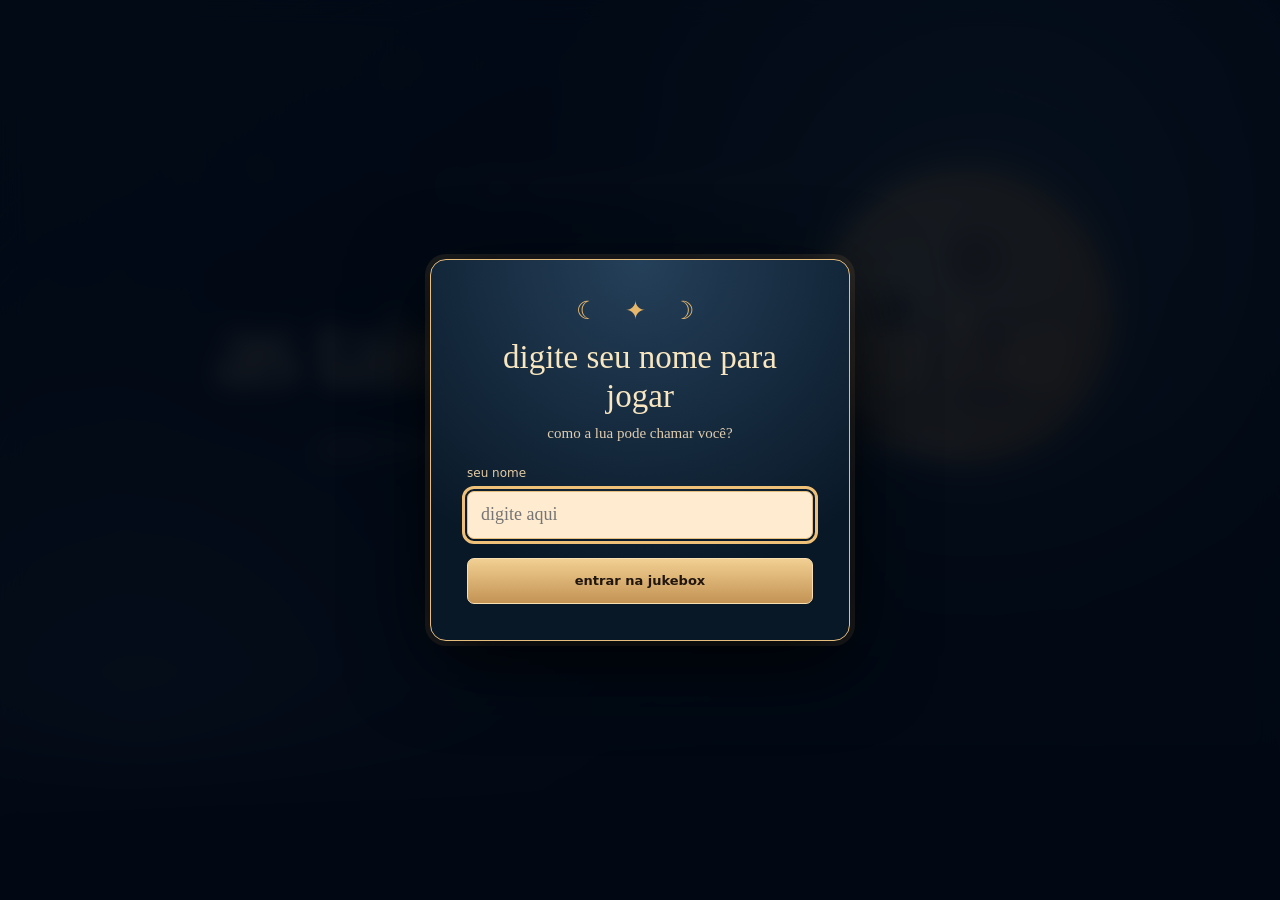
<file: jukebox/index.html>
<!doctype html>
<html lang="pt-BR">
<head>
  <meta charset="utf-8">
  <meta name="viewport" content="width=device-width, initial-scale=1, viewport-fit=cover">
  <meta name="theme-color" content="#071521">
  <meta http-equiv="Content-Security-Policy" content="default-src 'self'; script-src 'self'; style-src 'self'; img-src 'self' data:; frame-src 'self'; object-src 'none'; base-uri 'none'; form-action 'none'">
  <title>as tais canções pra lua | jukebox lunar</title>
  <link rel="stylesheet" href="site.css">
  <script src="site.js" defer></script>
</head>
<body>
  <main class="site-shell">
    <div class="stars" aria-hidden="true"></div>
    <div class="eyebrow"><span class="mini-sparkle">✦</span> uma experiência musical interativa <span class="mini-sparkle">✦</span></div>
    <div class="hero-orbit" aria-hidden="true"><div class="hero-moon"></div></div>
    <section class="intro" aria-labelledby="hero-title">
      <p class="overline">11 canções e 1 surpresa</p>
      <h1 id="hero-title">as tais canções <em>pra lua</em></h1>
      <p class="description">quatro fases. três janelas. doze destinos possíveis. puxe a alavanca e descubra qual lua escolheu você.</p>
      <button class="launch" id="openGame" type="button"><span aria-hidden="true">☾</span> abrir a jukebox lunar <span aria-hidden="true">↗</span></button>
      <p class="note" id="greeting">uma rodada a cada 15 minutos. sua escolha fica salva neste navegador.</p>
    </section>
    <div class="horizon" aria-hidden="true"><span></span><span></span><span></span></div>
  </main>

  <div class="name-overlay" id="nameOverlay" role="presentation">
    <section class="name-dialog" role="dialog" aria-modal="true" aria-labelledby="nameTitle" aria-describedby="nameDescription">
      <div class="name-moon" aria-hidden="true">☾ ✦ ☽</div>
      <h2 id="nameTitle">digite seu nome para jogar</h2>
      <p id="nameDescription">como a lua pode chamar você?</p>
      <form id="nameForm" autocomplete="off">
        <label for="playerName">seu nome</label>
        <input id="playerName" name="playerName" type="text" maxlength="32" minlength="1" required placeholder="digite aqui" autocapitalize="off" autocorrect="off" autocomplete="off" spellcheck="false" />
        <button type="submit" class="name-submit">entrar na jukebox</button>
      </form>
    </section>
  </div>

  <div class="overlay" id="gameOverlay" hidden>
    <div class="overlay-backdrop" id="overlayBackdrop"></div>
    <section class="overlay-panel" role="dialog" aria-modal="true" aria-labelledby="modalTitle">
      <div class="overlay-header">
        <span id="modalTitle">✦ jukebox lunar</span>
        <button class="close-button" id="closeGame" type="button" aria-label="fechar jogo e permanecer nesta página">✕ <span>fechar</span></button>
      </div>
      <iframe id="gameFrame" title="jukebox lunar: caça-níquel das fases da lua" data-src="jogo.html" allow="autoplay" loading="eager"></iframe>
    </section>
  </div>
</body>
</html>
</file>
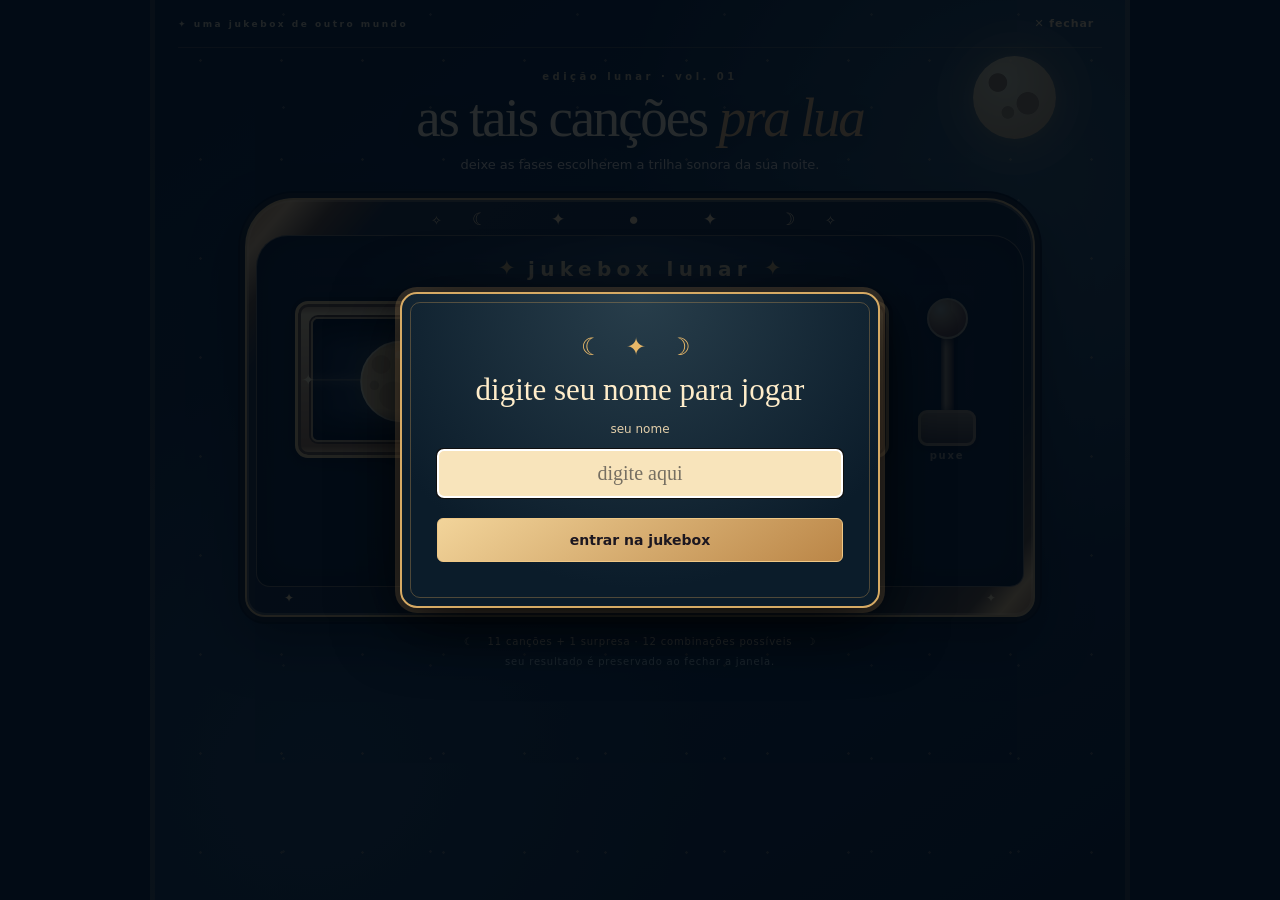
<file: jukebox/jogo.html>
<!doctype html>
<html lang="pt-BR">
<head>
  <meta charset="utf-8">
  <meta name="viewport" content="width=device-width, initial-scale=1, viewport-fit=cover">
  <meta name="theme-color" content="#091927">
  <meta http-equiv="Content-Security-Policy" content="default-src 'self'; script-src 'self'; style-src 'self'; img-src 'self' data:; media-src 'self' https:; connect-src 'self'; object-src 'none'; base-uri 'none'; form-action 'none'">
  <title>jukebox lunar | as tais canções pra lua</title>
  <link rel="stylesheet" href="game.css">
  <script src="catalogo.js" defer></script>
  <script src="game.js" defer></script>
</head>
<body>
  <svg class="svg-library" width="0" height="0" aria-hidden="true" focusable="false">
    <defs><clipPath id="moonClip"><circle cx="50" cy="50" r="40"/></clipPath></defs>
    <symbol id="moon-f" viewBox="0 0 100 100">
      <circle cx="50" cy="50" r="42" fill="#f4c984" stroke="#ffebbb" stroke-width="1.8"/>
      <circle cx="29" cy="32" r="10" fill="#b7814a" opacity=".37"/><circle cx="65" cy="36" r="13" fill="#c18b50" opacity=".34"/>
      <circle cx="42" cy="65" r="15" fill="#a57445" opacity=".25"/><circle cx="70" cy="69" r="6" fill="#fbdf9c" opacity=".7"/>
      <circle cx="48" cy="22" r="4" fill="#fff1c6" opacity=".7"/><circle cx="22" cy="54" r="5" fill="#9f7345" opacity=".38"/>
    </symbol>
    <symbol id="moon-n" viewBox="0 0 100 100">
      <circle cx="50" cy="50" r="42" fill="#17283a" stroke="#d7ad70" stroke-width="2.5"/>
      <circle cx="50" cy="50" r="35" fill="#0a1929" stroke="#304457" stroke-width="1"/>
      <path d="M20 70Q43 90 75 66" stroke="#567087" opacity=".54" fill="none" stroke-width="2"/>
      <circle cx="32" cy="27" r="2" fill="#bca06b" opacity=".58"/><circle cx="74" cy="52" r="1.5" fill="#bca06b" opacity=".44"/>
    </symbol>
    <symbol id="moon-c" viewBox="0 0 100 100">
      <circle cx="50" cy="50" r="42" fill="#12253b" stroke="#ddbc87" stroke-width="2"/>
      <g clip-path="url(#moonClip)"><circle cx="50" cy="50" r="40" fill="#f3cb89"/><circle cx="26" cy="50" r="40" fill="#14273b"/></g>
      <path d="M73 20Q90 47 73 78" fill="none" stroke="#fff2bf" stroke-width="2" opacity=".65"/>
    </symbol>
    <symbol id="moon-m" viewBox="0 0 100 100">
      <circle cx="50" cy="50" r="42" fill="#12253b" stroke="#ddbc87" stroke-width="2"/>
      <g clip-path="url(#moonClip)"><circle cx="50" cy="50" r="40" fill="#f3cb89"/><circle cx="74" cy="50" r="40" fill="#14273b"/></g>
      <path d="M27 20Q10 47 27 78" fill="none" stroke="#fff2bf" stroke-width="2" opacity=".65"/>
    </symbol>
  </svg>

  <main class="game" id="gameRoot">
    <header class="topline">
      <div class="topline-label">✦ uma jukebox de outro mundo</div>
      <button id="closeInside" type="button" class="icon-close" aria-label="fechar a jukebox">✕ <span>fechar</span></button>
    </header>

    <div id="gameContent">
      <div class="hero">
        <p class="kicker">edição lunar · vol. 01</p>
        <h1>as tais canções <i>pra lua</i></h1>
        <p class="hero-sub">deixe as fases escolherem a trilha sonora da sua noite.</p>
        <div class="sky-moon" aria-hidden="true"></div>
      </div>

      <section class="cabinet" aria-labelledby="cabinetTitle">
        <div class="cabinet-crown" aria-hidden="true"><span>✧</span> ☾ &nbsp; ✦ &nbsp; ● &nbsp; ✦ &nbsp; ☽ <span>✧</span></div>
        <div class="cabinet-inner">
          <div class="cabinet-title"><span class="cabinet-ornament">✦</span><h2 id="cabinetTitle">jukebox lunar</h2><span class="cabinet-ornament">✦</span></div>
          <div class="reels-row">
            <div class="reels" role="group" aria-label="três rolos de fases da lua">
              <div class="reel-window" aria-label="rolo 1"><div class="reel-strip" id="reel0"></div></div>
              <div class="reel-window" aria-label="rolo 2"><div class="reel-strip" id="reel1"></div></div>
              <div class="reel-window" aria-label="rolo 3"><div class="reel-strip" id="reel2"></div></div>
              <span class="payline" aria-hidden="true"></span>
            </div>
            <button class="lever" id="pullLever" type="button" aria-label="puxar a alavanca para sortear uma canção">
              <span class="lever-tip" aria-hidden="true"></span>
              <span class="lever-stem" aria-hidden="true"></span>
              <span class="lever-socket" aria-hidden="true"></span>
              <span class="lever-label" aria-hidden="true">puxe</span>
            </button>
          </div>
          <div class="phase-legend" aria-label="fases disponíveis">
            <span>● cheia</span><span>● nova</span><span>◐ crescente</span><span>◑ minguante</span>
          </div>
          <div class="cabinet-controls">
            <button id="spinButton" type="button" class="spin-button"><span aria-hidden="true">✧</span> puxar a alavanca <span aria-hidden="true">✧</span></button>
            <span id="eligibility" class="eligibility" aria-live="off">uma rodada a cada 15 minutos</span>
          </div>
        </div>
        <div class="cabinet-base" aria-hidden="true"><span>✦</span><span>✧</span><span>✦</span></div>
      </section>

      <section class="notice" id="notice" aria-live="polite" aria-atomic="true" hidden>
        <span class="notice-icon" aria-hidden="true">☾</span>
        <p id="noticeText"></p>
      </section>

      <section id="resultCard" class="result" aria-live="polite" aria-labelledby="songTitle" hidden>
        <div class="result-heading">✦ as luas escolheram ✦</div>
        <div class="result-combination" id="combinationText"></div>
        <h2 id="songTitle"></h2>
        <p id="songArtist" class="song-artist" hidden></p>
        <p id="songText" class="song-text"></p>
        <button id="surpriseOpen" class="surprise-action" type="button" hidden>responder à surpresa</button>
        <audio id="songPlayer" controls preload="none" hidden></audio>
        <p id="audioPending" class="audio-pending">o áudio desta canção será adicionado em breve.</p>
      </section>

      <footer class="footer"><span>☾</span> 11 canções + 1 surpresa · 12 combinações possíveis <span>☽</span><small>seu resultado é preservado ao fechar a janela.</small></footer>
    </div>

    <div id="directNameOverlay" class="surprise-overlay" hidden>
      <section class="surprise-dialog" role="dialog" aria-modal="true" aria-labelledby="directNameTitle">
        <div class="surprise-symbol" aria-hidden="true">☾ ✦ ☽</div>
        <h2 id="directNameTitle">digite seu nome para jogar</h2>
        <form id="directNameForm" autocomplete="off">
          <label for="directPlayerName">seu nome</label>
          <input id="directPlayerName" type="text" maxlength="32" minlength="1" required autocapitalize="off" autocorrect="off" autocomplete="off" spellcheck="false" placeholder="digite aqui" />
          <button type="submit" class="surprise-action">entrar na jukebox</button>
        </form>
      </section>
    </div>

    <div id="surpriseOverlay" class="surprise-overlay" hidden>
      <section class="surprise-dialog" role="dialog" aria-modal="true" aria-labelledby="surpriseTitle" aria-describedby="surpriseQuestion">
        <button class="surprise-close" id="surpriseClose" type="button" aria-label="fechar pergunta">×</button>
        <div class="surprise-symbol" aria-hidden="true">☾ ✦ ☽</div>
        <h2 id="surpriseTitle">responda certa e ganhe um bônus!</h2>
        <p id="surpriseQuestion">quantos signos existem?</p>
        <form id="surpriseForm" autocomplete="off">
          <label for="surpriseInput">sua resposta (até 7 caracteres)</label>
          <input id="surpriseInput" name="surprise" type="text" maxlength="7" minlength="1" required autocapitalize="off" autocorrect="off" autocomplete="off" spellcheck="false" enterkeyhint="done" placeholder="digite aqui" />
          <button type="submit" class="surprise-action">responder</button>
        </form>
        <p class="surprise-feedback" id="surpriseFeedback" role="status" hidden></p>
        <button type="button" class="surprise-action" id="surpriseContinue" hidden>ver meu bônus</button>
      </section>
    </div>

    <section id="closedState" class="closed-state" hidden>
      <div class="closed-moon">☾</div>
      <h2>até a próxima lua.</h2>
      <p>a jukebox foi fechada, mas você continua nesta página.</p>
      <button type="button" id="reopenInside" class="spin-button">reabrir jukebox</button>
    </section>
  </main>
</body>
</html>
</file>
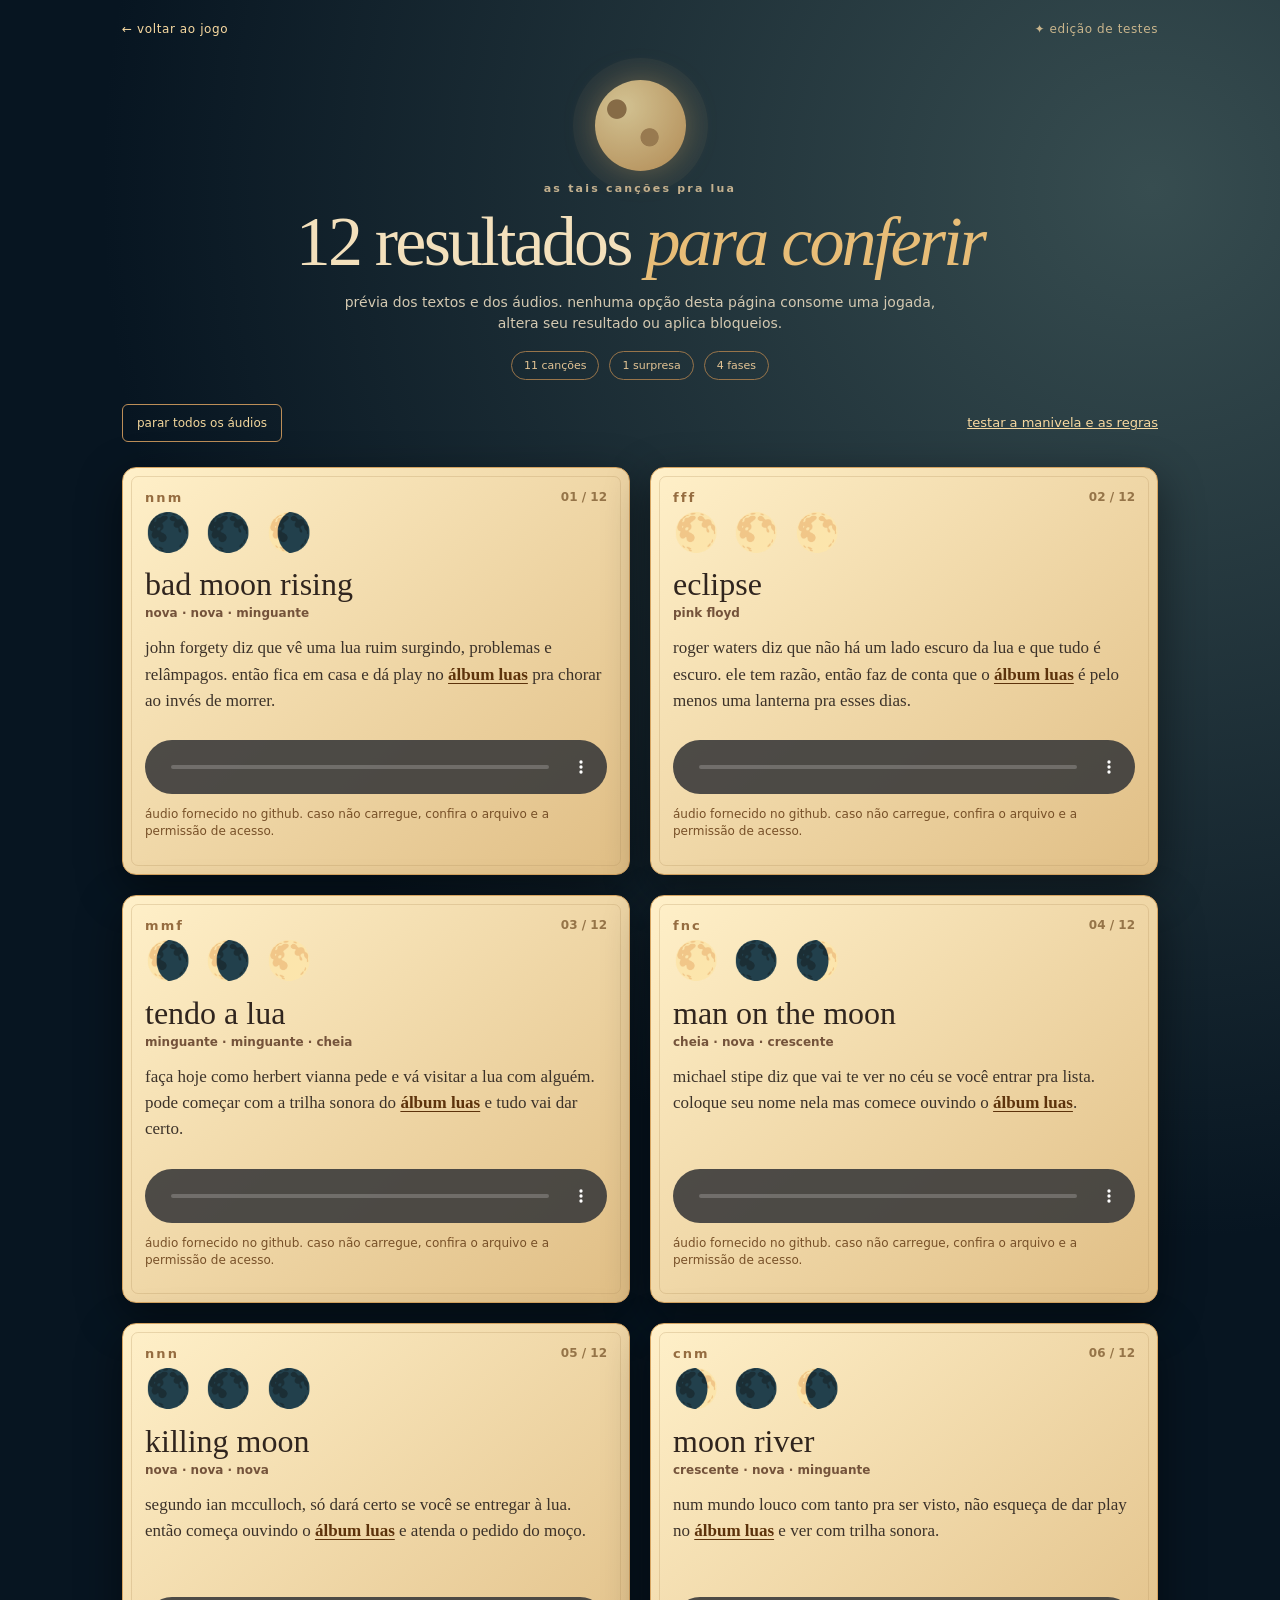
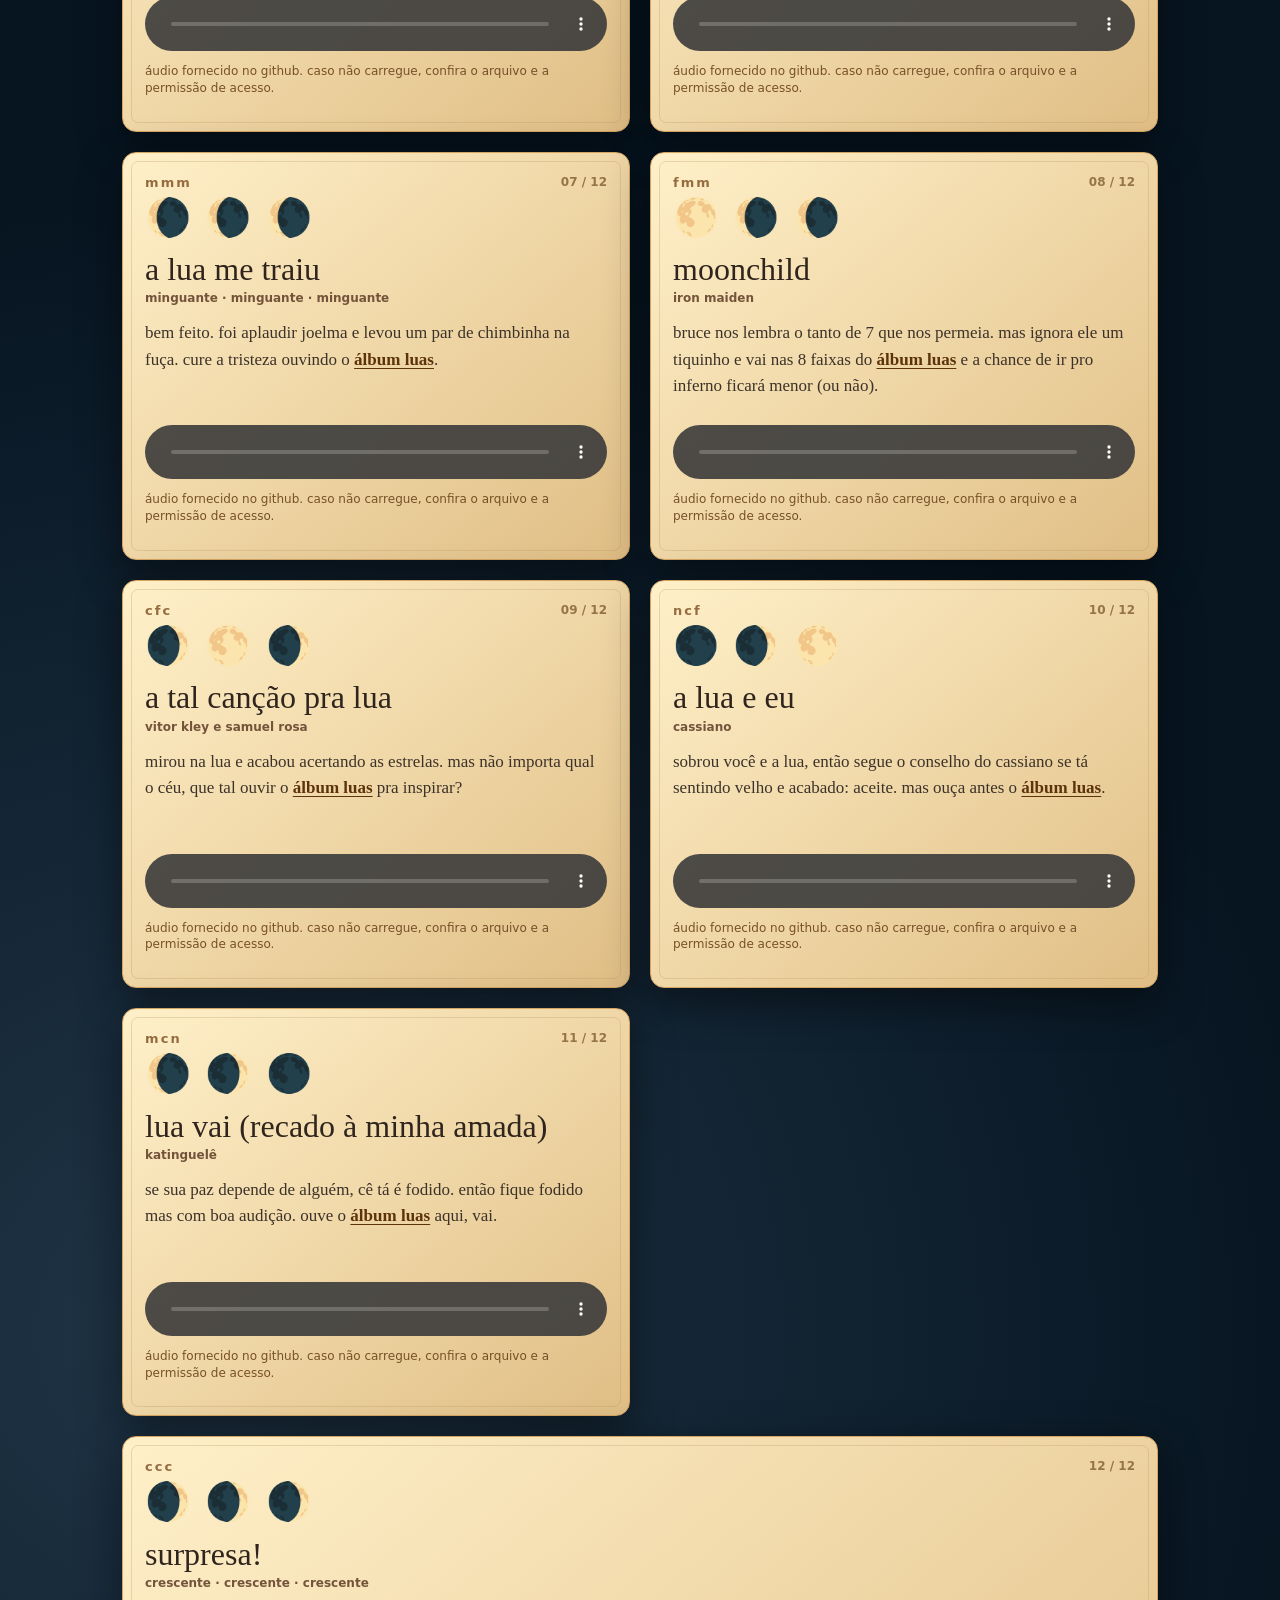
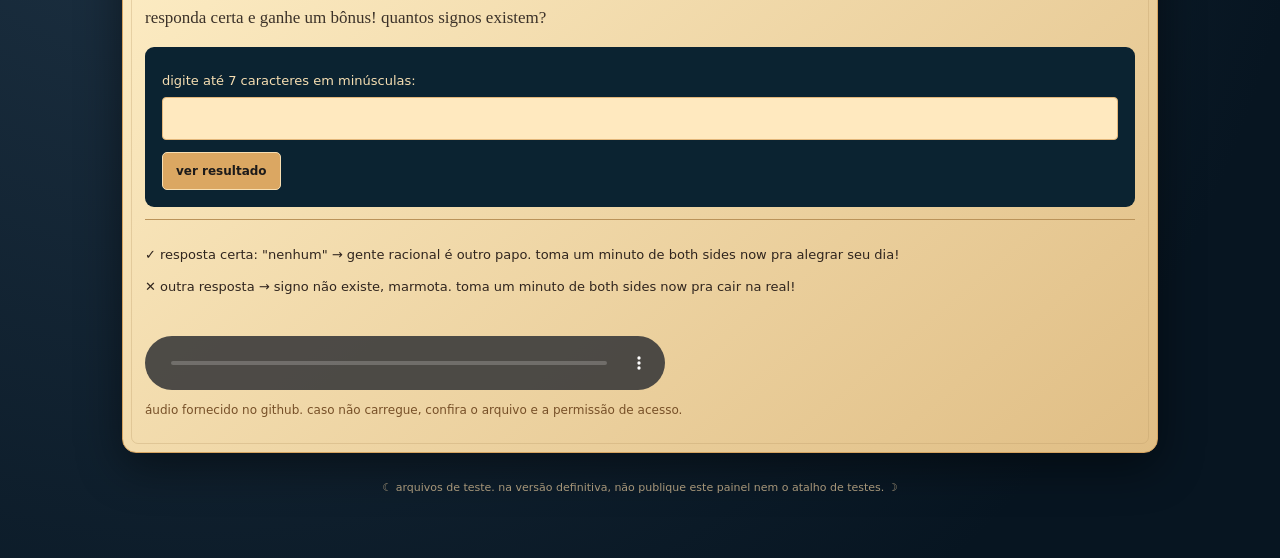
<file: jukebox/teste.html>
<!doctype html>
<html lang="pt-BR">
<head>
  <meta charset="utf-8">
  <meta name="viewport" content="width=device-width, initial-scale=1, viewport-fit=cover">
  <meta name="theme-color" content="#071521">
  <meta http-equiv="Content-Security-Policy" content="default-src 'self'; script-src 'self'; style-src 'self'; img-src 'self' data:; media-src 'self' https:; connect-src 'self'; object-src 'none'; base-uri 'none'; form-action 'none'">
  <title>painel de teste | 12 luas</title>
  <link rel="stylesheet" href="teste.css">
  <script src="catalogo.js" defer></script>
  <script src="teste.js" defer></script>
</head>
<body>
<main class="page">
  <nav class="top"><a href="index.html">← voltar ao jogo</a><span>✦ edição de testes</span></nav>
  <header class="intro"><div class="moon" aria-hidden="true"></div><p class="eyebrow">as tais canções pra lua</p><h1>12 resultados <em>para conferir</em></h1><p>prévia dos textos e dos áudios. nenhuma opção desta página consome uma jogada, altera seu resultado ou aplica bloqueios.</p><div class="status"><span>11 canções</span><span>1 surpresa</span><span>4 fases</span></div></header>
  <div class="actions"><button type="button" id="stopAudios">parar todos os áudios</button><a href="jogo.html">testar a manivela e as regras</a></div>
  <section id="cards" class="cards" aria-label="catálogo de 12 respostas"></section>
  <footer>☾ arquivos de teste. na versão definitiva, não publique este painel nem o atalho de testes. ☽</footer>
</main>
</body></html>
</file>
<file: jukebox/site.css>
:root{color-scheme:dark;--ink:#071521;--gold:#e4b76d;--cream:#ffe7b1}
*{box-sizing:border-box}html,body{margin:0;min-height:100%;font-family:Georgia,'Times New Roman',serif}body{background:#071521;color:var(--cream)}button{font:inherit;cursor:pointer}button:focus-visible{outline:3px solid #fff4d2;outline-offset:5px}
.site-shell{position:relative;isolation:isolate;min-height:100dvh;display:flex;flex-direction:column;align-items:center;justify-content:center;overflow:hidden;padding:44px 22px 125px;background:radial-gradient(circle at 78% 23%,#203e55 0,transparent 38%),radial-gradient(circle at 11% 82%,#27344b 0,transparent 34%),linear-gradient(150deg,#0a192c,#07111b 70%)}
.site-shell:before,.stars{content:"";position:absolute;inset:0;z-index:-1;pointer-events:none}.stars{background-image:radial-gradient(circle,#e9c58b 1px,transparent 1.5px),radial-gradient(circle,#fce6b6 1px,transparent 1.4px);background-size:73px 107px,137px 89px;background-position:8px 14px,53px 33px;opacity:.35}.site-shell:before{background:linear-gradient(transparent 75%,#080d16),repeating-radial-gradient(circle at 50% 90%,transparent 0 20px,#d2a96308 22px 23px);}
.eyebrow{font:600 10px/1.5 system-ui,sans-serif;letter-spacing:.35em;text-align:center;color:#d2b37e;margin-bottom:52px;z-index:1}.mini-sparkle{margin:0 12px;font-size:13px}.intro{position:relative;z-index:1;max-width:850px;text-align:center}.overline{font:700 12px system-ui,sans-serif;color:#d7bc91;letter-spacing:.31em;text-transform:none}.intro h1{font-weight:400;font-size:clamp(56px,8.3vw,110px);line-height:.99;letter-spacing:-.047em;margin:22px 0 26px;text-shadow:0 4px 50px #0008}.intro h1 em{font-style:italic;color:#e7b36e;white-space:nowrap}.description{font-size:clamp(18px,2vw,24px);line-height:1.45;max-width:650px;margin:0 auto 33px;color:#e4d7c5}.launch{border:1px solid #f4d39a;background:linear-gradient(120deg,#f3cd91,#bd8042);color:#1e1a17;padding:18px 24px;min-height:58px;border-radius:6px;font:750 13px system-ui,sans-serif;letter-spacing:.055em;text-transform:none;box-shadow:0 10px 38px #0008;transition:transform .2s,filter .2s}.launch:hover{transform:translateY(-2px);filter:brightness(1.12)}.launch span{margin:0 8px}.note{font:12px/1.6 system-ui,sans-serif;color:#b9b2a4;margin-top:23px}.hero-orbit{position:absolute;right:7vw;top:10vh;opacity:.62;width:min(40vw,450px);aspect-ratio:1;border:1px solid #c6a06e4f;border-radius:50%;display:grid;place-items:center;box-shadow:0 0 0 30px #dda65904,0 0 0 67px #dda65906;transform:rotate(-20deg)}.hero-orbit:before,.hero-orbit:after{content:"";position:absolute;inset:10%;border:1px dashed #c6a06e44;border-radius:50%}.hero-orbit:after{inset:-18%;border-style:solid;opacity:.55}.hero-moon{width:65%;aspect-ratio:1;border-radius:50%;background:radial-gradient(circle at 28% 40%,#8e6c51 0 6%,transparent 6.5%),radial-gradient(circle at 60% 33%,#bb8b4b 0 11%,transparent 12%),radial-gradient(circle at 51% 68%,#ac804c 0 15%,transparent 16%),radial-gradient(circle at 34% 34%,#fae0a5,#d99a45 72%);box-shadow:0 0 32px #e8b16b8f,0 0 105px #e0b16b52}.horizon{position:absolute;bottom:0;height:18%;width:100%;background:linear-gradient(transparent,#020811),radial-gradient(ellipse at 25% 100%,#030b14 0 42%,transparent 43%),radial-gradient(ellipse at 85% 110%,#020811 0 48%,transparent 49%)}
.overlay[hidden]{display:none}.overlay{position:fixed;z-index:20;inset:0;display:grid;place-items:center;padding:22px;background:#02060bb0;backdrop-filter:blur(8px)}.overlay-backdrop{position:absolute;inset:0}.overlay-panel{position:relative;display:flex;flex-direction:column;width:min(980px,100%);height:min(900px,calc(100dvh - 44px));border:1px solid #ba904f;border-radius:15px;overflow:hidden;background:#06121e;box-shadow:0 22px 100px #000d,0 0 0 5px #d2a46319}.overlay-header{height:49px;flex:none;display:flex;align-items:center;justify-content:space-between;padding:0 15px 0 23px;background:linear-gradient(90deg,#142538,#091525);border-bottom:1px solid #b9985b7d;font:700 11px system-ui,sans-serif;letter-spacing:.21em;color:#e3c18b}.close-button{color:#f3dbb4;background:#ffffff08;border:1px solid #aa895c6e;border-radius:6px;padding:7px 12px;font:600 12px system-ui,sans-serif;letter-spacing:.02em}.close-button:hover{background:#ffffff19}.overlay iframe{display:block;width:100%;flex:1;border:0;background:#091522}
body.modal-open{overflow:hidden}
@media(max-width:650px){.site-shell{padding:40px 23px 110px}.hero-orbit{width:72vw;right:-22vw;top:9vh}.eyebrow{margin-bottom:30px;letter-spacing:.21em}.intro h1{font-size:clamp(54px,13.3vw,84px)}.overlay{padding:0}.overlay-panel{width:100%;height:100dvh;border:0;border-radius:0}.overlay-header{height:49px;padding-left:15px}}
@media(prefers-reduced-motion:reduce){*,*:before,*:after{animation-duration:.01ms!important;transition-duration:.01ms!important}}


.name-overlay[hidden]{display:none}.name-overlay{position:fixed;z-index:50;inset:0;display:grid;place-items:center;padding:16px;background:#020914df;backdrop-filter:blur(12px)}
.name-dialog{width:min(420px,100%);border:1px solid #e6bd7d;box-shadow:0 20px 80px #000c,0 0 0 5px #d2a46321;border-radius:16px;background:radial-gradient(circle at top,#25405a,#091827 75%);color:#f7e6c0;padding:clamp(22px,5vw,36px);text-align:center}
.name-moon{color:#e7b76c;letter-spacing:.4em;font-size:25px;margin:0 0 13px}.name-dialog h2{font-size:clamp(24px,5vw,33px);font-weight:400;line-height:1.17;margin:0 0 9px}.name-dialog p{color:#dfccae;margin:0 0 24px;font-size:15px}
.name-dialog form{display:grid;gap:11px;text-align:left}.name-dialog label{font:12px system-ui,sans-serif;color:#e4cba3}.name-dialog input{width:100%;min-height:48px;background:#ffecd0;color:#241b18;border:1px solid #e5bd7d;border-radius:7px;padding:12px 13px;font:18px Georgia,serif;text-transform:lowercase}.name-dialog input:focus{outline:3px solid #efc178;outline-offset:2px}
.name-submit{min-height:46px;border-radius:7px;background:linear-gradient(#f1cf92,#c39354);color:#20160f;font:700 13px system-ui,sans-serif;border:1px solid #f8deb1;margin-top:8px}

/* scrollbar visualmente invisível na jukebox embutida */
html,body{scrollbar-width:none;}html::-webkit-scrollbar,body::-webkit-scrollbar{display:none;}
</file>
<file: jukebox/game.css>
:root{color-scheme:dark;--navy:#071521;--navy2:#0d2232;--paper:#ffdfaa;--gold:#eabf78;--gold2:#a87a45;--soft:#dbd3be;--reel-size:125px}
*,*:before,*:after{box-sizing:border-box}html,body{min-height:100%;margin:0}body{background:#071521;color:#f7e2b8;font-family:Georgia,'Times New Roman',serif;overflow-x:hidden}button{font:inherit;cursor:pointer}button:focus-visible{outline:3px solid #fff3c5;outline-offset:3px}button:disabled{cursor:wait;opacity:.58}.svg-library{position:absolute;width:0;height:0;overflow:hidden}.game{position:relative;isolation:isolate;min-height:100dvh;max-width:980px;margin:auto;padding:0 28px 28px;overflow:hidden;background:radial-gradient(circle at 88% 19%,#2d4750 0,transparent 35%),radial-gradient(circle at 17% 85%,#1b3144 0,transparent 35%),linear-gradient(145deg,#071421,#102337 58%,#081523)}.game:before{content:"";position:absolute;inset:0;z-index:-1;pointer-events:none;background-image:radial-gradient(circle,#e8b978 1px,transparent 1.5px),radial-gradient(circle,#c4a87d 1px,transparent 1.5px);background-size:81px 99px,147px 93px;background-position:10px 11px,60px 61px;opacity:.32}.game:after{content:"";position:absolute;inset:0;border-left:5px solid #c79d5f36;border-right:5px solid #c79d5f36;pointer-events:none}
.topline{height:48px;display:flex;align-items:center;justify-content:space-between;border-bottom:1px solid #d7b1733d;position:relative;z-index:2}.topline-label{font:700 9px system-ui,sans-serif;letter-spacing:.28em;color:#c6b68e}.icon-close{border:0;background:transparent;color:#e4c38e;padding:8px;font:600 11px system-ui,sans-serif;letter-spacing:.08em}.icon-close:hover{color:#fff}
.hero{position:relative;text-align:center;padding:23px 8px 24px}.kicker{font:700 10px system-ui,sans-serif;letter-spacing:.35em;color:#c1a878;text-transform:none;margin:0 0 7px}.hero h1{position:relative;z-index:1;font-weight:400;font-size:clamp(33px,4.3vw,55px);letter-spacing:-.04em;line-height:1.05;margin:0 0 8px;text-shadow:0 4px 20px #0006}.hero h1 i{color:#e6ae68;font-weight:400}.hero-sub{font:13px/1.5 system-ui,sans-serif;position:relative;z-index:1;color:#d3c6b2;margin:0}.sky-moon{position:absolute;right:5%;top:5%;width:83px;aspect-ratio:1;border-radius:50%;background:radial-gradient(circle at 30% 32%,#a87b48 0 11%,transparent 12%),radial-gradient(circle at 66% 57%,#ac804a 0 15%,transparent 16%),radial-gradient(circle at 42% 68%,#b78c56 0 8%,transparent 9%),radial-gradient(circle at 38% 29%,#ffe6a8,#d6a15c);box-shadow:0 0 20px #e7ba6570,0 0 0 24px #dbb37910,0 0 0 36px #d8b37a13;opacity:.8}
.cabinet{max-width:790px;margin:0 auto;border:2px solid #d4a962;border-radius:49px 49px 20px 20px;padding:9px;background:linear-gradient(130deg,#bd7d3c,#eab774 4%,#654323 8%,#1d2229 13%,#0e1a25 83%,#624324 94%,#e7b56b 97%,#9a622f);box-shadow:0 25px 50px #0009,0 0 0 5px #e2b06a19,0 0 0 7px #060c13, inset 0 0 0 2px #f9d69d44}.cabinet-crown{text-align:center;color:#f7d295;font-size:17px;letter-spacing:.75em;height:26px;white-space:nowrap;overflow:hidden}.cabinet-crown span{font-size:13px}.cabinet-inner{border:1px solid #c8a37181;border-radius:32px 32px 14px 14px;padding:17px clamp(13px,4vw,38px) 16px;background:radial-gradient(ellipse at 50% 0%,#314255,#101b29 52%,#091724);box-shadow:inset 0 0 40px #0008}.cabinet-title{display:flex;gap:12px;align-items:center;justify-content:center;margin:3px 0 17px}.cabinet-title h2{font:700 clamp(13px,2vw,20px) system-ui,sans-serif;letter-spacing:.27em;text-align:center;color:#f1d09a;margin:0}.cabinet-ornament{color:#d8ae69;font-size:21px}.reels-row{display:grid;grid-template-columns:minmax(0,1fr) 76px;gap:20px;align-items:center}.reels{position:relative;display:grid;grid-template-columns:repeat(3,minmax(0,1fr));gap:10px;padding:13px;border:3px solid #e5b974;border-radius:13px;background:linear-gradient(#a3754d,#ebc98c 7%,#9d6a3d 94%,#e6b979);box-shadow:0 0 0 4px #090e16,inset 0 0 0 3px #6e4a2b,0 5px 24px #0009}.reel-window{height:var(--reel-size);min-width:0;overflow:hidden;border:2px solid #bd9966;border-radius:7px;background:radial-gradient(circle at center,#294057,#121f30 75%);box-shadow:inset 0 0 23px #000c,0 0 0 2px #59371c;position:relative}.reel-window:after{content:"";position:absolute;inset:0;z-index:3;background:linear-gradient(180deg,#020912bf,transparent 26%,transparent 74%,#020912b5);pointer-events:none}.reel-strip{will-change:transform}.reel-tile{height:var(--reel-size);display:flex;align-items:center;justify-content:center}.moon-icon{height:min(76%,108px);width:min(82%,108px);filter:drop-shadow(0 0 11px #e4b7782c)}.payline{pointer-events:none;position:absolute;top:50%;left:4px;right:4px;height:1px;z-index:5;box-shadow:0 0 10px #f1e1b4;background:#f1d29272;transform:translateY(-50%)}.payline:before,.payline:after{content:"✦";position:absolute;top:-9px;font-size:15px;color:#ffe2a8}.payline:before{left:0}.payline:after{right:0}
.lever{align-self:stretch;position:relative;display:flex;flex-direction:column;align-items:center;justify-content:flex-start;min-height:163px;padding:0 0 6px;background:none;border:0;touch-action:none}.lever-tip{position:absolute;top:0;width:41px;height:41px;background:radial-gradient(circle at 31% 25%,#fff3c4,#edbd78 28%,#a86239 64%,#62361d);border-radius:50%;z-index:3;box-shadow:0 3px 10px #000a;border:2px solid #ffdda1;transition:transform .25s}.lever-stem{position:absolute;top:32px;width:13px;height:92px;background:linear-gradient(90deg,#553d2b,#f7ca88 36%,#8f623d 78%,#382721);border-radius:8px;box-shadow:2px 3px 7px #000b;transform-origin:bottom center;transition:transform .28s}.lever-socket{position:absolute;top:112px;width:58px;height:36px;border-radius:9px;background:linear-gradient(#d3a469,#6a462c);border:3px solid #f2c27e;box-shadow:0 3px 12px #000}.lever-label{position:absolute;bottom:0;font:700 10px system-ui,sans-serif;letter-spacing:.18em;color:#e4c596}.lever.pulled .lever-tip{transform:translateY(45px)}.lever.pulled .lever-stem{transform:scaleY(.54)}.lever:hover .lever-tip{filter:brightness(1.14)}
.phase-legend{display:flex;flex-wrap:wrap;justify-content:center;gap:10px 19px;color:#cfbd9d;font:11px system-ui,sans-serif;margin:17px 0 12px;text-transform:lowercase}.cabinet-controls{display:flex;flex-direction:column;align-items:center;gap:8px}.spin-button{background:linear-gradient(#f7d496,#c18a46);color:#1d1710;border:1px solid #ffe9b6;border-radius:6px;box-shadow:inset 0 1px 0 #fff4d1,0 6px 17px #0005;min-height:43px;padding:11px 26px;letter-spacing:.08em;font:800 11px system-ui,sans-serif;text-transform:none;transition:filter .15s,transform .15s}.spin-button:hover:not(:disabled){filter:brightness(1.1);transform:translateY(-1px)}.spin-button span{margin:0 6px}.eligibility{font:11px/1.4 system-ui,sans-serif;color:#d2b791;min-height:16px;text-align:center}.cabinet-base{display:flex;justify-content:space-between;color:#f0cd8c;font-size:12px;padding:4px 28px 0}
.notice,.result{max-width:790px;margin:18px auto 0;border:1px solid #d4ae75a3;background:linear-gradient(140deg,#fff0c9,#dfc395);color:#33231b;box-shadow:0 5px 23px #0005}.notice[hidden],.result[hidden],.closed-state[hidden],#gameContent[hidden],#songPlayer[hidden],#audioPending[hidden]{display:none}.notice{display:flex;align-items:center;gap:13px;border-radius:9px;padding:13px 18px}.notice-icon{font-size:34px;color:#8d5f31}.notice p{font:600 14px/1.45 system-ui,sans-serif;margin:0}.result{text-align:center;padding:17px 22px 20px;border-radius:9px;background:linear-gradient(130deg,#ffedc2,#e9c993);position:relative}.result:before{content:"";position:absolute;inset:6px;border:1px solid #b58a5144;pointer-events:none}.result-heading{font:700 10px system-ui,sans-serif;letter-spacing:.26em;color:#805e3c}.result-combination{display:inline-block;font:700 13px system-ui,sans-serif;letter-spacing:.38em;color:#8c6034;text-transform:none;margin-top:7px}.result h2{font-size:clamp(26px,4vw,41px);line-height:1.05;font-weight:400;color:#25242b;margin:8px 0 10px}.song-text{white-space:pre-wrap;font-size:17px;line-height:1.55;margin:8px auto 12px;max-width:650px;color:#483a2e}.audio-pending{font:12px system-ui,sans-serif;color:#7b6249;margin:10px 0 3px}.result audio{display:block;max-width:420px;width:100%;margin:12px auto 0}.footer{font:10px/1.6 system-ui,sans-serif;letter-spacing:.08em;color:#d2b992;text-align:center;padding:17px 0 8px}.footer>span{margin:0 10px}.footer small{display:block;color:#a9b5b4;font-size:10px;margin-top:4px}.closed-state{min-height:55dvh;display:grid;place-content:center;text-align:center;gap:17px;padding:24px}.closed-moon{font-size:110px;color:#dfb06b}.closed-state h2{font-weight:400;font-size:35px;margin:0}.closed-state p{font:14px/1.5 system-ui,sans-serif;color:#d8c9ae;margin:0}.closed-state button{justify-self:center;margin-top:10px}
@media (max-width:600px){:root{--reel-size:clamp(75px,22vw,116px)}.game{padding:0 12px 24px}.topline{height:43px}.hero{padding:19px 5px 18px}.hero h1{font-size:clamp(28px,8.7vw,47px)}.hero-sub{font-size:11px;max-width:270px;margin:0 auto}.sky-moon{width:42px;top:10px;right:4%}.cabinet{border-radius:30px 30px 15px 15px;padding:6px}.cabinet-crown{height:21px;font-size:12px}.cabinet-inner{padding:14px 11px 14px;border-radius:22px 22px 10px 10px}.cabinet-title{gap:4px;margin:0 0 12px}.cabinet-title h2{font-size:12px;letter-spacing:.2em}.cabinet-ornament{font-size:15px}.reels-row{grid-template-columns:minmax(0,1fr) 42px;gap:9px}.reels{gap:5px;padding:7px;border-width:2px}.reel-window{border-width:1px}.lever{min-height:130px}.lever-tip{width:28px;height:28px}.lever-stem{width:9px;top:23px;height:78px}.lever-socket{top:91px;width:36px;height:25px;border-width:2px}.lever-label{font-size:8px;letter-spacing:0}.phase-legend{gap:8px 13px;font-size:10px;margin:14px 0}.spin-button{width:100%;padding:13px 10px}.notice{margin-top:14px}.result{margin-top:14px;padding:17px 15px}.song-text{font-size:15px}.topline-label{font-size:8px;letter-spacing:.13em}}
@media(max-width:370px){:root{--reel-size:70px}.game{padding-left:8px;padding-right:8px}.reels-row{grid-template-columns:minmax(0,1fr) 37px;gap:7px}.phase-legend{font-size:9px;gap:6px 8px}}
@media(prefers-reduced-motion:reduce){*,*:before,*:after{animation-duration:.01ms!important;transition-duration:.01ms!important;scroll-behavior:auto!important}}

/* Crédito do artista, exibido somente quando informado. */
.song-artist{font:600 13px/1.5 system-ui,sans-serif;color:#705335;letter-spacing:.035em;margin:-1px 0 10px}.song-artist[hidden]{display:none}

/* textos com link seguro e pergunta da surpresa */
.song-text a{color:#58350e;text-decoration:underline;text-decoration-thickness:2px;text-underline-offset:3px;font-weight:700}
.song-text a:hover,.song-text a:focus-visible{color:#9e451b}
.surprise-action{display:inline-block;border:1px solid #efc785;border-radius:6px;padding:11px 18px;background:linear-gradient(145deg,#f2d49a,#bb8647);color:#1c1720;font:700 14px/1.3 system-ui,sans-serif;cursor:pointer;min-height:44px;margin:9px auto}
.surprise-action[hidden],.surprise-overlay[hidden],.surprise-feedback[hidden],#surpriseForm[hidden],#surpriseContinue[hidden],#surpriseOpen[hidden]{display:none}
.surprise-overlay{position:fixed;inset:0;z-index:60;background:#020a13d9;display:flex;justify-content:center;align-items:center;padding:max(12px,env(safe-area-inset-top)) max(12px,env(safe-area-inset-right)) max(12px,env(safe-area-inset-bottom)) max(12px,env(safe-area-inset-left));overflow:auto;overscroll-behavior:contain}
.surprise-dialog{position:relative;width:min(100%,480px);max-height:calc(100dvh - 24px);overflow-y:auto;padding:clamp(18px,4vw,35px);border:2px solid #d6aa64;border-radius:17px;text-align:center;background:radial-gradient(circle at 50% 0,#283e4b,#0b1c2a 75%);box-shadow:0 15px 65px #000d,0 0 0 5px #c79a6244;color:#ffedca}
.surprise-dialog:before{content:"";position:absolute;inset:8px;border:1px solid #c998555a;border-radius:10px;pointer-events:none}
.surprise-close{position:absolute;top:8px;right:12px;padding:6px 10px;font:28px/1 Georgia,serif;color:#f2cc8b;background:transparent;border:0}
.surprise-symbol{font-size:24px;letter-spacing:.35em;color:#e7b768;margin:4px 0 11px}
.surprise-dialog h2{font-size:clamp(23px,5vw,31px);line-height:1.15;font-weight:400;margin:0 0 13px}
.surprise-dialog>p:not(.surprise-feedback){font:19px/1.45 Georgia,serif;margin:0 0 20px}
.surprise-dialog form{display:flex;flex-direction:column;gap:11px;align-items:stretch}
.surprise-dialog label{font:12px/1.4 system-ui,sans-serif;color:#e3cfaa}
.surprise-dialog input{width:100%;min-height:49px;padding:9px 15px;border-radius:6px;border:1px solid #c8a670;background:#f8e4bb;color:#1f2431;text-align:center;font:20px Georgia,serif;text-transform:lowercase}
.surprise-dialog input::placeholder{color:#766f62}
.surprise-dialog .surprise-action{width:100%}
.surprise-feedback{font:18px/1.5 Georgia,serif;margin:14px 0;color:#fff0c5}

/* acesso direto a jogo.html sem passar por index.html */
#directNameOverlay[hidden]{display:none}

html,body{scrollbar-width:none;}html::-webkit-scrollbar,body::-webkit-scrollbar{display:none;}
</file>
<file: jukebox/teste.css>
:root{color-scheme:dark;--night:#071521;--gold:#efc67e;--paper:#ffdfaa}*{box-sizing:border-box}html,body{margin:0;min-height:100%;background:var(--night);color:#f3e0bc;font-family:Georgia,'Times New Roman',serif}body{background:radial-gradient(circle at 90% 5%,#374d50 0,transparent 28%),radial-gradient(circle at 15% 78%,#1f3446 0,transparent 36%),#071521}button,a{touch-action:manipulation}a{color:#f8d9a0}button{cursor:pointer}.page{max-width:1120px;padding:22px clamp(14px,4vw,42px) 34px;margin:auto}.top{display:flex;justify-content:space-between;gap:15px;align-items:center;color:#c9b58c;font:12px system-ui,sans-serif;letter-spacing:.05em}.top a{text-decoration:none}.intro{text-align:center;max-width:760px;margin:10px auto 24px;position:relative;padding:34px 12px 0}.moon{width:91px;height:91px;opacity:.8;border-radius:50%;margin:auto;background:radial-gradient(circle at 24% 32%,#a07a4a 10%,transparent 11%),radial-gradient(circle at 60% 63%,#b78c56 11%,transparent 12%),radial-gradient(circle at 32% 29%,#ffe6a8,#d6a15c);box-shadow:0 0 30px #eab56668,0 0 0 22px #d8b37a10}.eyebrow{font:700 11px system-ui,sans-serif;letter-spacing:.2em;color:#c4b18f}.intro h1{font-size:clamp(37px,6vw,70px);font-weight:400;letter-spacing:-.04em;line-height:1.04;margin:8px 0 13px}.intro h1 em{color:#e8bd77}.intro>p:not(.eyebrow){font:14px/1.5 system-ui,sans-serif;color:#d4c9b1;max-width:630px;margin:0 auto}.status{display:flex;justify-content:center;gap:10px;flex-wrap:wrap;margin:17px 0}.status span{border:1px solid #98744a;padding:7px 12px;border-radius:50px;font:11px system-ui,sans-serif;color:#e3c494}.actions{display:flex;justify-content:space-between;gap:16px;align-items:center;margin:15px 0 25px;flex-wrap:wrap}.actions a{font:13px system-ui,sans-serif}.actions button{background:transparent;border:1px solid #bc8e58;border-radius:6px;color:#f2d69c;font:12px system-ui,sans-serif;padding:11px 14px}.cards{display:grid;grid-template-columns:repeat(2,minmax(0,1fr));gap:20px}.card{min-width:0;background:linear-gradient(140deg,#fff0c9,#e0be85);color:#30251e;border:1px solid #d6a461;border-radius:14px;padding:22px;position:relative;box-shadow:0 14px 45px #0007}.card:before{content:"";pointer-events:none;position:absolute;inset:8px;border:1px solid #b897654f;border-radius:7px}.card-head{display:flex;justify-content:space-between;gap:10px;align-items:flex-start}.code{font:700 13px system-ui,sans-serif;color:#956c40;letter-spacing:.16em}.number{font:700 12px system-ui,sans-serif;color:#957448}.phases{font-size:37px;line-height:1.5;letter-spacing:.07em;color:#593c24}.card h2{font-size:32px;line-height:1.1;margin:7px 0 4px;font-weight:400}.artist{margin:0 0 10px;font:600 12px system-ui,sans-serif;color:#74533b}.text{margin:15px 0;font:17px/1.55 Georgia,serif;color:#3c3229;min-height:90px}.text a{color:#5d330c;font-weight:700;text-underline-offset:3px}.audio{width:100%;display:block;min-height:54px;max-width:520px;margin-top:14px}.warn{font:12px/1.4 system-ui,sans-serif;color:#775028}.quiz{background:#0b2331;color:#f6deb2;border-radius:9px;padding:17px;margin:12px 0}.quiz label{display:block;font:13px system-ui,sans-serif;margin:9px 0}.quiz input{font:18px Georgia,serif;padding:10px;width:100%;background:#ffe9bf;color:#1e2030;border:1px solid #e3b77b;border-radius:4px;text-transform:lowercase}.quiz button{border:1px solid #f7deb2;background:#dba762;color:#1c1a1a;font:700 12px system-ui,sans-serif;padding:11px 13px;margin:12px 0 0;border-radius:5px}.answer{font:15px/1.5 Georgia,serif;margin:12px 0}.example{border-top:1px solid #ba935a;padding:12px 0;font:13px/1.5 system-ui,sans-serif}.example strong{color:#e9bd7b}.card[data-code="ccc"]{grid-column:1/-1}.card[data-code="ccc"] .text{min-height:auto}footer{text-align:center;color:#b6a484;font:11px/1.7 system-ui,sans-serif;padding:26px 0}@media(max-width:720px){.cards{grid-template-columns:1fr;gap:15px}.card{padding:19px}.card h2{font-size:29px}.phases{font-size:33px}.text{font-size:16px;min-height:0}.actions{justify-content:center}.intro{padding-top:20px}}
</file>
